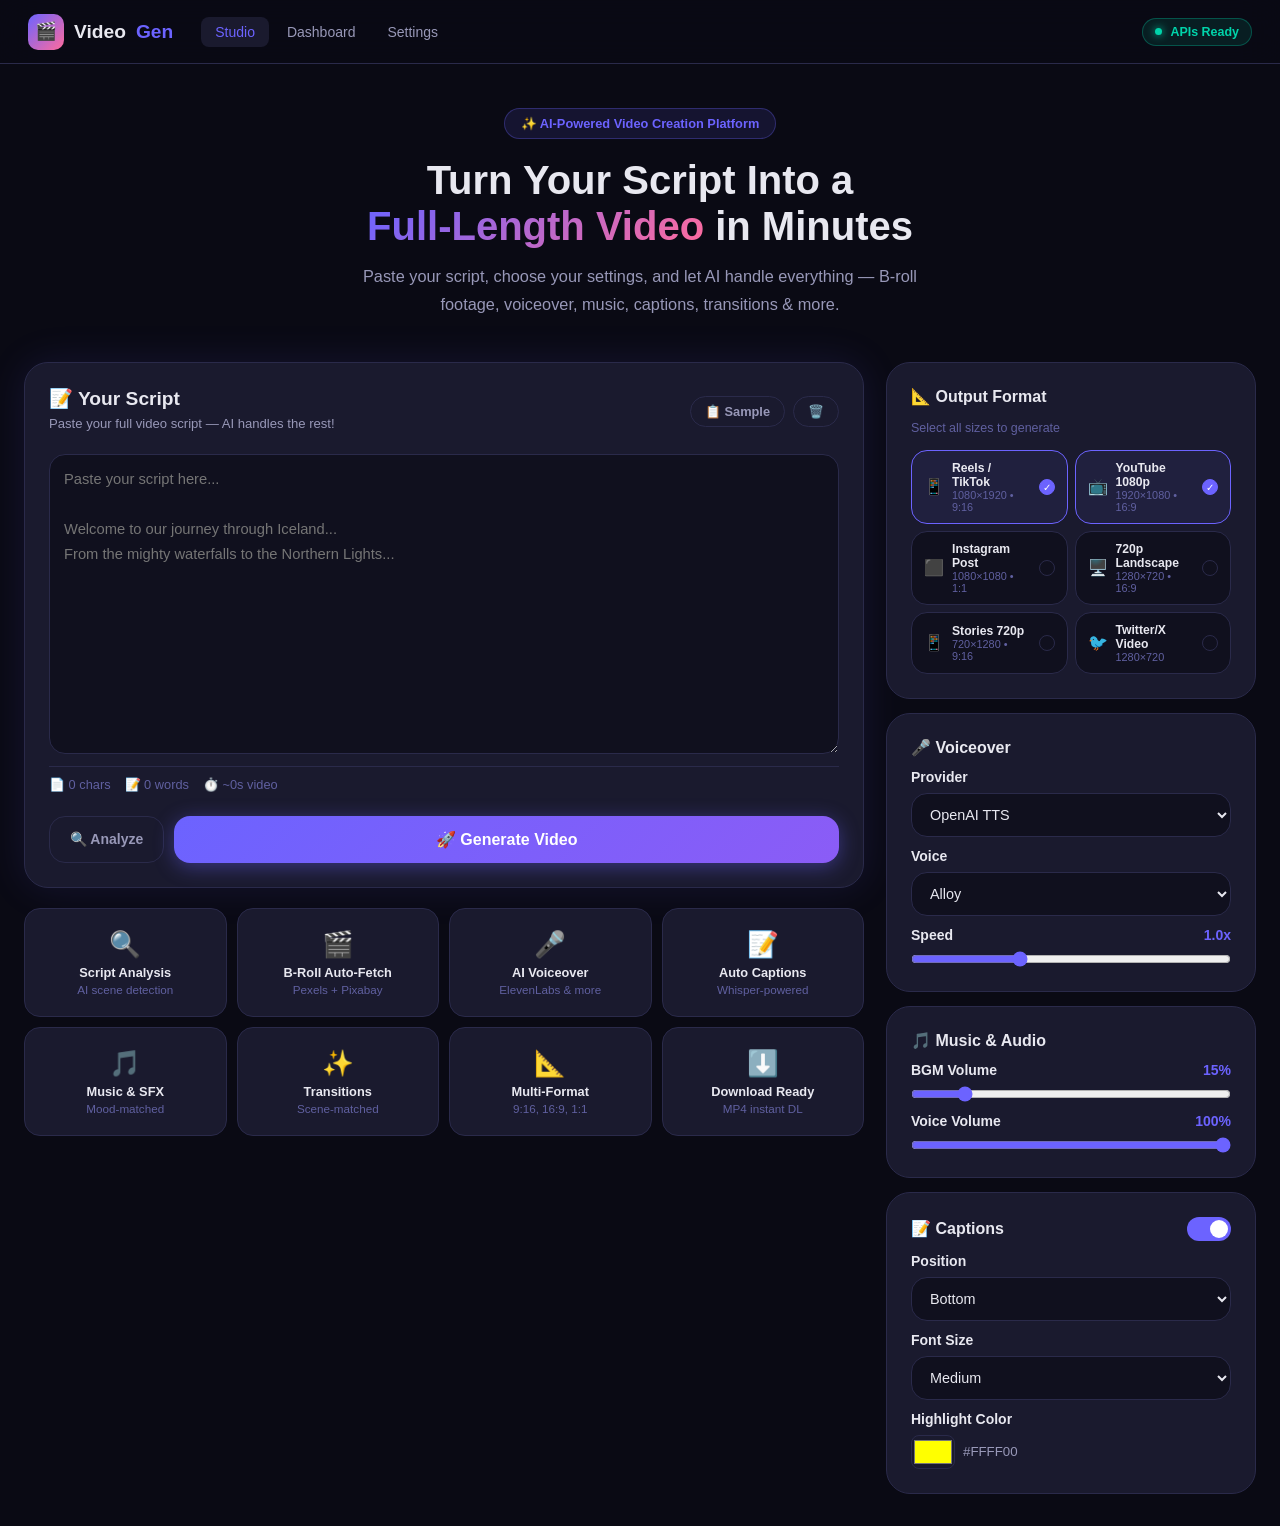
<file: preview.html>
<!DOCTYPE html>
<html lang="en">
<head>
  <meta charset="UTF-8"/>
  <meta name="viewport" content="width=device-width, initial-scale=1.0"/>
  <title>VideoGen AI — Script to Video Platform</title>
  <style>
    *, *::before, *::after { box-sizing: border-box; margin: 0; padding: 0; }
    :root {
      --bg: #0a0a14; --bg2: #10101e; --bg3: #16162a; --card: #1a1a2e; --card2: #1f1f38;
      --border: #2a2a4a; --primary: #6c63ff; --accent: #ff6b9d; --green: #00d4aa;
      --yellow: #ffd60a; --red: #ff4757; --orange: #ff6b35;
      --text: #e8e8f0; --text2: #9898b8; --text3: #6060a0;
      --glow: 0 0 30px rgba(108,99,255,0.3); --r: 16px; --r2: 24px;
      --t: 0.2s cubic-bezier(0.4,0,0.2,1);
    }
    html { scroll-behavior: smooth; }
    body { font-family: -apple-system,BlinkMacSystemFont,'Segoe UI',sans-serif; background:var(--bg); color:var(--text); min-height:100vh; overflow-x:hidden; }
    ::-webkit-scrollbar { width:6px; }
    ::-webkit-scrollbar-track { background:var(--bg); }
    ::-webkit-scrollbar-thumb { background:var(--border); border-radius:3px; }
    ::-webkit-scrollbar-thumb:hover { background:var(--primary); }

    /* NAV */
    nav { position:fixed; top:0; left:0; right:0; z-index:100; height:64px; background:rgba(10,10,20,0.85); backdrop-filter:blur(20px); border-bottom:1px solid var(--border); display:flex; align-items:center; padding:0 28px; gap:28px; }
    .nav-logo { display:flex; align-items:center; gap:10px; font-size:1.2rem; font-weight:800; color:var(--text); text-decoration:none; }
    .nav-logo-icon { width:36px; height:36px; background:linear-gradient(135deg,var(--primary),var(--accent)); border-radius:10px; display:flex; align-items:center; justify-content:center; font-size:1.1rem; }
    .nav-logo span { color:var(--primary); }
    .nav-links { display:flex; align-items:center; gap:4px; }
    .nav-link { text-decoration:none; color:var(--text2); padding:7px 14px; border-radius:8px; font-size:0.875rem; font-weight:500; transition:var(--t); cursor:pointer; }
    .nav-link:hover,.nav-link.active { color:var(--text); background:var(--card); }
    .nav-link.active { color:var(--primary); }
    .nav-right { margin-left:auto; display:flex; align-items:center; gap:12px; }
    .status-pill { display:flex; align-items:center; gap:8px; padding:6px 12px; background:rgba(0,212,170,0.1); border:1px solid rgba(0,212,170,0.3); border-radius:100px; font-size:0.78rem; font-weight:600; color:var(--green); }
    .sdot { width:7px; height:7px; border-radius:50%; background:var(--green); box-shadow:0 0 8px var(--green); animation:pdot 2s ease-in-out infinite; }
    @keyframes pdot { 0%,100%{opacity:1}50%{opacity:.4} }

    /* BUTTONS */
    .btn { display:inline-flex; align-items:center; justify-content:center; gap:8px; padding:10px 20px; border-radius:var(--r); border:none; font-size:0.875rem; font-weight:600; cursor:pointer; transition:var(--t); text-decoration:none; white-space:nowrap; }
    .btn-primary { background:linear-gradient(135deg,var(--primary),#8b5cf6); color:white; box-shadow:0 4px 20px rgba(108,99,255,.4); }
    .btn-primary:hover { transform:translateY(-1px); box-shadow:0 8px 30px rgba(108,99,255,.5); }
    .btn-ghost { background:transparent; color:var(--text2); border:1px solid var(--border); }
    .btn-ghost:hover { color:var(--text); border-color:var(--primary); background:rgba(108,99,255,.08); }
    .btn-success { background:linear-gradient(135deg,#00d4aa,#00b894); color:white; }
    .btn-lg { padding:14px 28px; font-size:1rem; }
    .btn-sm { padding:7px 14px; font-size:0.8rem; }
    .btn:disabled { opacity:.5; cursor:not-allowed; transform:none!important; }

    /* CARDS */
    .card { background:var(--card); border:1px solid var(--border); border-radius:var(--r2); padding:24px; }
    .card-glow { box-shadow:0 0 40px rgba(108,99,255,.12); }

    /* LAYOUT */
    .page { margin-top:64px; min-height:calc(100vh - 64px); }
    .container { max-width:1400px; margin:0 auto; padding:32px 24px; }

    /* TYPOGRAPHY */
    h1 { font-size:2.5rem; font-weight:800; line-height:1.15; }
    h2 { font-size:1.75rem; font-weight:700; }
    h3 { font-size:1.2rem; font-weight:700; }
    h4 { font-size:1rem; font-weight:600; }
    p { color:var(--text2); line-height:1.7; }
    .gradient-text { background:linear-gradient(135deg,var(--primary),var(--accent)); -webkit-background-clip:text; -webkit-text-fill-color:transparent; background-clip:text; }

    /* BADGES */
    .badge { display:inline-flex; align-items:center; gap:4px; padding:4px 10px; border-radius:100px; font-size:0.75rem; font-weight:600; }
    .badge-primary { background:rgba(108,99,255,.15); color:var(--primary); }
    .badge-green { background:rgba(0,212,170,.15); color:var(--green); }
    .badge-yellow { background:rgba(255,214,10,.15); color:var(--yellow); }
    .badge-red { background:rgba(255,71,87,.15); color:var(--red); }
    .badge-orange { background:rgba(255,107,53,.15); color:var(--orange); }

    /* FORMS */
    .form-group { display:flex; flex-direction:column; gap:8px; }
    .form-label { font-size:0.875rem; font-weight:600; color:var(--text); }
    .form-input,.form-select,.form-textarea { width:100%; background:var(--bg2); border:1.5px solid var(--border); border-radius:var(--r); padding:12px 14px; color:var(--text); font-size:0.9rem; transition:var(--t); outline:none; font-family:inherit; }
    .form-input:focus,.form-select:focus,.form-textarea:focus { border-color:var(--primary); box-shadow:0 0 0 3px rgba(108,99,255,.15); }
    .form-textarea { resize:vertical; min-height:200px; line-height:1.7; }
    .form-range { width:100%; accent-color:var(--primary); cursor:pointer; }
    option { background:var(--card); }
    .toggle { position:relative; width:44px; height:24px; cursor:pointer; }
    .toggle input { opacity:0; width:0; height:0; }
    .toggle-slider { position:absolute; top:0; left:0; right:0; bottom:0; background:var(--border); border-radius:12px; transition:var(--t); }
    .toggle-slider::before { content:""; position:absolute; width:18px; height:18px; left:3px; top:3px; background:white; border-radius:50%; transition:var(--t); }
    .toggle input:checked+.toggle-slider { background:var(--primary); }
    .toggle input:checked+.toggle-slider::before { transform:translateX(20px); }

    /* PROGRESS */
    .progress-bar { width:100%; height:6px; background:var(--border); border-radius:3px; overflow:hidden; }
    .progress-fill { height:100%; background:linear-gradient(90deg,var(--primary),var(--accent)); border-radius:3px; transition:width .4s ease; }

    /* TABS */
    .tabs { display:flex; gap:4px; padding:4px; background:var(--bg2); border-radius:var(--r); margin-bottom:24px; }
    .tab { flex:1; padding:10px 16px; border-radius:12px; text-align:center; font-size:0.875rem; font-weight:600; cursor:pointer; color:var(--text2); transition:var(--t); border:none; background:transparent; }
    .tab.active { background:var(--card); color:var(--text); box-shadow:0 2px 8px rgba(0,0,0,.3); }
    .tab-panel { display:none; }
    .tab-panel.active { display:block; animation:fadeIn .3s ease; }

    @keyframes fadeIn { from{opacity:0;transform:translateY(8px)} to{opacity:1;transform:translateY(0)} }
    @keyframes spin { to{transform:rotate(360deg)} }
    .spin { animation:spin 1s linear infinite; display:inline-block; }
    @keyframes pulse { 0%,100%{opacity:1}50%{opacity:.6} }

    /* SIZE CHIPS */
    .size-chip { display:flex; align-items:center; gap:8px; padding:10px 12px; background:var(--bg2); border:1.5px solid var(--border); border-radius:var(--r); cursor:pointer; transition:var(--t); user-select:none; }
    .size-chip:hover { border-color:var(--primary); }
    .size-chip.selected { border-color:var(--primary); background:rgba(108,99,255,.08); }
    .size-check { width:16px; height:16px; border-radius:50%; border:1.5px solid var(--border); display:flex; align-items:center; justify-content:center; font-size:.65rem; transition:var(--t); }
    .size-chip.selected .size-check { background:var(--primary); border-color:var(--primary); color:white; }

    /* PROGRESS STEPS */
    .pstep { padding:11px 14px; border-radius:var(--r); background:var(--bg2); border:1px solid var(--border); transition:var(--t); }
    .pstep.active { border-color:var(--primary); background:rgba(108,99,255,.08); }
    .pstep.done { border-color:var(--green); background:rgba(0,212,170,.06); }

    /* FEATURE GRID */
    .feature-card { text-align:center; padding:20px 14px; background:var(--card); border:1px solid var(--border); border-radius:var(--r); transition:var(--t); }
    .feature-card:hover { border-color:var(--primary); transform:translateY(-3px); box-shadow:0 8px 24px rgba(108,99,255,.15); }

    /* JOB CARDS */
    .job-card { padding:18px; border:1px solid var(--border); border-radius:var(--r); background:var(--bg2); transition:var(--t); cursor:pointer; }
    .job-card:hover { border-color:var(--primary); transform:translateX(2px); }
    .job-card.completed { border-left:3px solid var(--green); }
    .job-card.processing { border-left:3px solid var(--yellow); }
    .job-card.failed { border-left:3px solid var(--red); }

    /* TOAST */
    #toasts { position:fixed; bottom:24px; right:24px; z-index:1000; display:flex; flex-direction:column; gap:8px; }
    .toast { display:flex; align-items:center; gap:12px; padding:14px 18px; background:var(--card2); border:1px solid var(--border); border-radius:var(--r); box-shadow:0 8px 32px rgba(0,0,0,.5); font-size:.875rem; max-width:360px; animation:slideIn .3s ease; }
    .toast.success { border-left:3px solid var(--green); }
    .toast.error { border-left:3px solid var(--red); }
    .toast.info { border-left:3px solid var(--primary); }
    @keyframes slideIn { from{transform:translateX(100%);opacity:0} to{transform:translateX(0);opacity:1} }

    /* MODAL */
    .modal-overlay { display:none; position:fixed; inset:0; z-index:200; background:rgba(0,0,0,.7); backdrop-filter:blur(8px); align-items:center; justify-content:center; }
    .modal-overlay.open { display:flex; }

    /* GRID HELPERS */
    .g2 { display:grid; grid-template-columns:1fr 1fr; gap:16px; }
    .g3 { display:grid; grid-template-columns:1fr 1fr 1fr; gap:16px; }
    .g4 { display:grid; grid-template-columns:repeat(4,1fr); gap:16px; }
    .divider { height:1px; background:var(--border); margin:20px 0; }

    @media(max-width:900px) {
      .g2,.g3,.g4 { grid-template-columns:1fr; }
      h1 { font-size:1.8rem; }
      .main-layout { grid-template-columns:1fr!important; }
    }
  </style>
</head>
<body>

<!-- NAV -->
<nav>
  <div class="nav-logo">
    <div class="nav-logo-icon">🎬</div>
    Video<span>Gen</span>
  </div>
  <div class="nav-links">
    <div class="nav-link active" onclick="showPage('studio')">Studio</div>
    <div class="nav-link" onclick="showPage('dashboard')">Dashboard</div>
    <div class="nav-link" onclick="showPage('settings')">Settings</div>
  </div>
  <div class="nav-right">
    <div class="status-pill"><div class="sdot"></div>APIs Ready</div>
  </div>
</nav>

<div id="toasts"></div>

<!-- ════════════════════ STUDIO PAGE ════════════════════ -->
<div id="page-studio" class="page">
  <div class="container">
    <!-- Hero -->
    <div style="text-align:center;margin-bottom:44px;padding-top:12px">
      <div style="display:inline-flex;align-items:center;gap:8px;padding:7px 16px;background:rgba(108,99,255,.12);border:1px solid rgba(108,99,255,.3);border-radius:100px;font-size:.8rem;font-weight:600;color:var(--primary);margin-bottom:18px">✨ AI-Powered Video Creation Platform</div>
      <h1 style="margin-bottom:14px">Turn Your Script Into a<br/><span class="gradient-text">Full-Length Video</span> in Minutes</h1>
      <p style="max-width:580px;margin:0 auto;font-size:1.02rem">Paste your script, choose your settings, and let AI handle everything — B-roll footage, voiceover, music, captions, transitions & more.</p>
    </div>

    <!-- Main Layout -->
    <div class="main-layout" style="display:grid;grid-template-columns:1fr 370px;gap:22px;align-items:start">

      <!-- LEFT: Script + Analysis -->
      <div style="display:flex;flex-direction:column;gap:20px">

        <!-- Script Card -->
        <div class="card card-glow">
          <div style="display:flex;align-items:center;justify-content:space-between;margin-bottom:18px">
            <div>
              <h3 style="margin-bottom:3px">📝 Your Script</h3>
              <p style="font-size:.82rem;margin:0">Paste your full video script — AI handles the rest!</p>
            </div>
            <div style="display:flex;gap:8px">
              <button class="btn btn-ghost btn-sm" onclick="loadSample()">📋 Sample</button>
              <button class="btn btn-ghost btn-sm" onclick="clearScript()">🗑️</button>
            </div>
          </div>

          <textarea id="script-input" class="form-textarea" style="min-height:300px;font-size:.92rem"
            placeholder="Paste your script here...&#10;&#10;Welcome to our journey through Iceland...&#10;From the mighty waterfalls to the Northern Lights..."
            oninput="updateStats()"></textarea>

          <!-- Stats -->
          <div style="display:flex;flex-wrap:wrap;gap:14px;padding:10px 0;border-top:1px solid var(--border);margin-top:8px">
            <span style="font-size:.8rem;color:var(--text3)">📄 <span id="chars">0</span> chars</span>
            <span style="font-size:.8rem;color:var(--text3)">📝 <span id="words">0</span> words</span>
            <span style="font-size:.8rem;color:var(--text3)">⏱️ <span id="dur">~0s</span> video</span>
            <span id="mood-badge" style="display:none;margin-left:auto" class="badge badge-primary" id="mood-disp"></span>
          </div>

          <!-- Actions -->
          <div style="display:flex;gap:10px;margin-top:14px">
            <button class="btn btn-ghost" onclick="analyzeScript()">🔍 Analyze</button>
            <button class="btn btn-primary btn-lg" style="flex:1" onclick="generateVideo()" id="gen-btn">🚀 Generate Video</button>
          </div>
        </div>

        <!-- Analysis Panel -->
        <div id="analysis-panel" class="card" style="display:none">
          <div style="display:flex;align-items:center;justify-content:space-between;margin-bottom:14px">
            <h3>🧠 AI Script Analysis</h3>
            <button class="btn btn-ghost btn-sm" onclick="this.closest('#analysis-panel').style.display='none'">✕</button>
          </div>
          <div id="analysis-output"></div>
        </div>

        <!-- Features Strip -->
        <div style="display:grid;grid-template-columns:repeat(4,1fr);gap:10px">
          <div class="feature-card"><div style="font-size:1.6rem;margin-bottom:6px">🔍</div><div style="font-size:.8rem;font-weight:600;margin-bottom:3px">Script Analysis</div><div style="font-size:.73rem;color:var(--text3)">AI scene detection</div></div>
          <div class="feature-card"><div style="font-size:1.6rem;margin-bottom:6px">🎬</div><div style="font-size:.8rem;font-weight:600;margin-bottom:3px">B-Roll Auto-Fetch</div><div style="font-size:.73rem;color:var(--text3)">Pexels + Pixabay</div></div>
          <div class="feature-card"><div style="font-size:1.6rem;margin-bottom:6px">🎤</div><div style="font-size:.8rem;font-weight:600;margin-bottom:3px">AI Voiceover</div><div style="font-size:.73rem;color:var(--text3)">ElevenLabs & more</div></div>
          <div class="feature-card"><div style="font-size:1.6rem;margin-bottom:6px">📝</div><div style="font-size:.8rem;font-weight:600;margin-bottom:3px">Auto Captions</div><div style="font-size:.73rem;color:var(--text3)">Whisper-powered</div></div>
          <div class="feature-card"><div style="font-size:1.6rem;margin-bottom:6px">🎵</div><div style="font-size:.8rem;font-weight:600;margin-bottom:3px">Music & SFX</div><div style="font-size:.73rem;color:var(--text3)">Mood-matched</div></div>
          <div class="feature-card"><div style="font-size:1.6rem;margin-bottom:6px">✨</div><div style="font-size:.8rem;font-weight:600;margin-bottom:3px">Transitions</div><div style="font-size:.73rem;color:var(--text3)">Scene-matched</div></div>
          <div class="feature-card"><div style="font-size:1.6rem;margin-bottom:6px">📐</div><div style="font-size:.8rem;font-weight:600;margin-bottom:3px">Multi-Format</div><div style="font-size:.73rem;color:var(--text3)">9:16, 16:9, 1:1</div></div>
          <div class="feature-card"><div style="font-size:1.6rem;margin-bottom:6px">⬇️</div><div style="font-size:.8rem;font-weight:600;margin-bottom:3px">Download Ready</div><div style="font-size:.73rem;color:var(--text3)">MP4 instant DL</div></div>
        </div>
      </div>

      <!-- RIGHT: Settings -->
      <div style="display:flex;flex-direction:column;gap:14px;position:sticky;top:78px">

        <!-- Output Format -->
        <div class="card">
          <h4 style="margin-bottom:12px">📐 Output Format</h4>
          <p style="font-size:.78rem;color:var(--text3);margin-bottom:10px">Select all sizes to generate</p>
          <div style="display:grid;grid-template-columns:1fr 1fr;gap:7px" id="size-chips">
            <!-- rendered by JS -->
          </div>
        </div>

        <!-- Voice -->
        <div class="card">
          <h4 style="margin-bottom:12px">🎤 Voiceover</h4>
          <div style="display:flex;flex-direction:column;gap:11px">
            <div class="form-group">
              <label class="form-label">Provider</label>
              <select id="voice-provider" class="form-select" onchange="updateVoices()">
                <option value="openai">OpenAI TTS</option>
                <option value="elevenlabs">ElevenLabs</option>
                <option value="google">Google Cloud TTS</option>
              </select>
            </div>
            <div class="form-group">
              <label class="form-label">Voice</label>
              <select id="voice-name" class="form-select"></select>
            </div>
            <div class="form-group">
              <label class="form-label" style="display:flex;justify-content:space-between">Speed <span style="color:var(--primary)" id="spd-lbl">1.0x</span></label>
              <input type="range" class="form-range" id="voice-speed" min="0.5" max="2" step="0.05" value="1" oninput="document.getElementById('spd-lbl').textContent=this.value+'x'"/>
            </div>
          </div>
        </div>

        <!-- Music -->
        <div class="card">
          <h4 style="margin-bottom:12px">🎵 Music & Audio</h4>
          <div style="display:flex;flex-direction:column;gap:11px">
            <div class="form-group">
              <label class="form-label" style="display:flex;justify-content:space-between">BGM Volume <span style="color:var(--primary)" id="mvol-lbl">15%</span></label>
              <input type="range" class="form-range" min="0" max="100" step="5" value="15" oninput="document.getElementById('mvol-lbl').textContent=this.value+'%'"/>
            </div>
            <div class="form-group">
              <label class="form-label" style="display:flex;justify-content:space-between">Voice Volume <span style="color:var(--primary)" id="vvol-lbl">100%</span></label>
              <input type="range" class="form-range" min="0" max="100" step="5" value="100" oninput="document.getElementById('vvol-lbl').textContent=this.value+'%'"/>
            </div>
          </div>
        </div>

        <!-- Captions -->
        <div class="card">
          <div style="display:flex;align-items:center;justify-content:space-between;margin-bottom:12px">
            <h4>📝 Captions</h4>
            <label class="toggle"><input type="checkbox" id="cap-toggle" checked onchange="toggleCaps()"/><div class="toggle-slider"></div></label>
          </div>
          <div id="cap-settings" style="display:flex;flex-direction:column;gap:11px">
            <div class="form-group">
              <label class="form-label">Position</label>
              <select class="form-select"><option>Bottom</option><option>Top</option><option>Center</option></select>
            </div>
            <div class="form-group">
              <label class="form-label">Font Size</label>
              <select class="form-select"><option>Small</option><option selected>Medium</option><option>Large</option></select>
            </div>
            <div class="form-group">
              <label class="form-label">Highlight Color</label>
              <div style="display:flex;gap:8px;align-items:center">
                <input type="color" value="#FFFF00" style="width:44px;height:34px;border:1.5px solid var(--border);border-radius:8px;background:transparent;cursor:pointer" id="cap-color" oninput="document.getElementById('cap-color-lbl').textContent=this.value.toUpperCase()"/>
                <span style="font-size:.83rem;color:var(--text2)" id="cap-color-lbl">#FFFF00</span>
              </div>
            </div>
          </div>
        </div>
      </div>
    </div>
  </div>
</div>

<!-- ════════════════════ DASHBOARD PAGE ════════════════════ -->
<div id="page-dashboard" class="page" style="display:none">
  <div class="container">
    <div style="display:flex;align-items:center;justify-content:space-between;margin-bottom:28px;padding-top:12px">
      <div><h1 style="margin-bottom:6px">📊 Dashboard</h1><p>Track your video jobs & download completed videos</p></div>
      <div style="display:flex;gap:10px">
        <button class="btn btn-ghost" onclick="renderDemoJobs()">🔄 Refresh</button>
        <button class="btn btn-primary" onclick="showPage('studio')">+ New Video</button>
      </div>
    </div>

    <!-- Stats -->
    <div class="g4" style="margin-bottom:24px">
      <div class="card" style="text-align:center;padding:18px"><div style="font-size:2rem;font-weight:800;color:var(--primary)">12</div><div style="font-size:.8rem;color:var(--text3);margin-top:4px">Total Jobs</div></div>
      <div class="card" style="text-align:center;padding:18px"><div style="font-size:2rem;font-weight:800;color:var(--green)">9</div><div style="font-size:.8rem;color:var(--text3);margin-top:4px">Completed</div></div>
      <div class="card" style="text-align:center;padding:18px"><div style="font-size:2rem;font-weight:800;color:var(--yellow)">2</div><div style="font-size:.8rem;color:var(--text3);margin-top:4px">Processing</div></div>
      <div class="card" style="text-align:center;padding:18px"><div style="font-size:2rem;font-weight:800;color:var(--red)">1</div><div style="font-size:.8rem;color:var(--text3);margin-top:4px">Failed</div></div>
    </div>

    <!-- Jobs -->
    <div class="card">
      <div style="display:flex;align-items:center;justify-content:space-between;margin-bottom:18px">
        <h3>Recent Jobs</h3>
        <select class="form-select" style="width:auto;padding:7px 12px;font-size:.82rem">
          <option>All Status</option><option>Completed</option><option>Processing</option>
        </select>
      </div>
      <div id="jobs-list"></div>
    </div>
  </div>
</div>

<!-- ════════════════════ SETTINGS PAGE ════════════════════ -->
<div id="page-settings" class="page" style="display:none">
  <div class="container" style="max-width:880px">
    <div style="margin-bottom:28px;padding-top:12px"><h1 style="margin-bottom:8px">⚙️ Settings</h1><p>Configure your API keys and preferences</p></div>

    <!-- API Status -->
    <div class="card card-glow" style="margin-bottom:20px">
      <div style="display:flex;align-items:center;gap:12px;margin-bottom:18px">
        <div style="font-size:1.4rem">🔌</div>
        <div><h3 style="margin-bottom:2px">API Connection Status</h3><p style="font-size:.82rem;margin:0">Real-time status of connected services</p></div>
        <button class="btn btn-ghost btn-sm" style="margin-left:auto" onclick="showToast('Status refreshed!','success')">🔄 Refresh</button>
      </div>
      <div class="g3" style="gap:12px">
        <div style="padding:14px;background:var(--bg2);border:1px solid var(--green);border-radius:var(--r)">
          <div style="display:flex;align-items:center;gap:10px;margin-bottom:6px"><span>🤖</span><strong>OpenAI</strong><div style="width:9px;height:9px;border-radius:50%;background:var(--green);box-shadow:0 0 8px var(--green);margin-left:auto"></div></div>
          <div style="font-size:.76rem;color:var(--text3)">GPT-4 + Whisper + TTS</div>
          <span class="badge badge-green" style="margin-top:8px">✅ Connected</span>
        </div>
        <div style="padding:14px;background:var(--bg2);border:1px solid var(--green);border-radius:var(--r)">
          <div style="display:flex;align-items:center;gap:10px;margin-bottom:6px"><span>🎤</span><strong>ElevenLabs</strong><div style="width:9px;height:9px;border-radius:50%;background:var(--green);box-shadow:0 0 8px var(--green);margin-left:auto"></div></div>
          <div style="font-size:.76rem;color:var(--text3)">Premium AI Voiceover</div>
          <span class="badge badge-green" style="margin-top:8px">✅ Connected</span>
        </div>
        <div style="padding:14px;background:var(--bg2);border:1px solid var(--green);border-radius:var(--r)">
          <div style="display:flex;align-items:center;gap:10px;margin-bottom:6px"><span>🎬</span><strong>Pexels</strong><div style="width:9px;height:9px;border-radius:50%;background:var(--green);box-shadow:0 0 8px var(--green);margin-left:auto"></div></div>
          <div style="font-size:.76rem;color:var(--text3)">B-Roll Video Footage</div>
          <span class="badge badge-green" style="margin-top:8px">✅ Connected</span>
        </div>
        <div style="padding:14px;background:var(--bg2);border:1px solid var(--green);border-radius:var(--r)">
          <div style="display:flex;align-items:center;gap:10px;margin-bottom:6px"><span>🖼️</span><strong>Pixabay</strong><div style="width:9px;height:9px;border-radius:50%;background:var(--green);box-shadow:0 0 8px var(--green);margin-left:auto"></div></div>
          <div style="font-size:.76rem;color:var(--text3)">B-Roll + Music</div>
          <span class="badge badge-green" style="margin-top:8px">✅ Connected</span>
        </div>
        <div style="padding:14px;background:var(--bg2);border:1px solid rgba(255,71,87,.4);border-radius:var(--r)">
          <div style="display:flex;align-items:center;gap:10px;margin-bottom:6px"><span>🔊</span><strong>Freesound</strong><div style="width:9px;height:9px;border-radius:50%;background:var(--red);margin-left:auto"></div></div>
          <div style="font-size:.76rem;color:var(--text3)">Sound Effects</div>
          <span class="badge badge-red" style="margin-top:8px">❌ Not configured</span>
        </div>
        <div style="padding:14px;background:var(--bg2);border:1px solid rgba(255,71,87,.4);border-radius:var(--r)">
          <div style="display:flex;align-items:center;gap:10px;margin-bottom:6px"><span>🗣️</span><strong>Google TTS</strong><div style="width:9px;height:9px;border-radius:50%;background:var(--red);margin-left:auto"></div></div>
          <div style="font-size:.76rem;color:var(--text3)">Alternative Voiceover</div>
          <span class="badge badge-red" style="margin-top:8px">❌ Not configured</span>
        </div>
      </div>
    </div>

    <!-- .env Template -->
    <div class="card" style="margin-bottom:20px">
      <div style="display:flex;align-items:center;gap:12px;margin-bottom:18px">
        <div style="font-size:1.4rem">📄</div>
        <div><h3 style="margin-bottom:2px">Configuration (.env)</h3><p style="font-size:.82rem;margin:0">Copy into your <code style="background:var(--bg2);padding:2px 6px;border-radius:4px">.env</code> file</p></div>
        <button class="btn btn-ghost btn-sm" style="margin-left:auto" onclick="copyEnv()">📋 Copy</button>
      </div>
      <div style="background:var(--bg);border:1px solid var(--border);border-radius:var(--r);padding:18px;font-family:monospace;font-size:.82rem;line-height:2;overflow-x:auto">
        <div><span style="color:var(--text3)"># Flask</span></div>
        <div><span style="color:var(--yellow)">SECRET_KEY</span>=<span style="color:var(--green)">your-random-secret-key</span></div>
        <div><span style="color:var(--yellow)">PORT</span>=<span style="color:var(--green)">5000</span></div>
        <div><br/><span style="color:var(--text3)"># OpenAI — Required</span></div>
        <div><span style="color:var(--yellow)">OPENAI_API_KEY</span>=<span style="color:var(--accent)">sk-proj-...</span></div>
        <div><br/><span style="color:var(--text3)"># ElevenLabs — Optional premium TTS</span></div>
        <div><span style="color:var(--yellow)">ELEVENLABS_API_KEY</span>=<span style="color:var(--accent)">your-key</span></div>
        <div><br/><span style="color:var(--text3)"># Pexels — Free B-Roll footage</span></div>
        <div><span style="color:var(--yellow)">PEXELS_API_KEY</span>=<span style="color:var(--accent)">your-key</span></div>
        <div><br/><span style="color:var(--text3)"># Pixabay — Free B-Roll + Music</span></div>
        <div><span style="color:var(--yellow)">PIXABAY_API_KEY</span>=<span style="color:var(--accent)">your-key</span></div>
        <div><br/><span style="color:var(--text3)"># Freesound — Free SFX</span></div>
        <div><span style="color:var(--yellow)">FREESOUND_API_KEY</span>=<span style="color:var(--accent)">your-key</span></div>
      </div>
    </div>

    <!-- API Links -->
    <div class="card">
      <h3 style="margin-bottom:16px">🔗 Get Your API Keys (all free or freemium)</h3>
      <div style="display:flex;flex-direction:column;gap:10px">
        <div style="display:flex;align-items:center;gap:12px;padding:13px;background:var(--bg2);border:1px solid var(--border);border-radius:var(--r)">
          <span style="font-size:1.3rem">🤖</span>
          <div style="flex:1"><strong>OpenAI</strong> <span style="color:var(--text3);font-size:.82rem">— GPT-4 + Whisper + TTS (Required)</span><div style="font-size:.76rem;color:var(--text3);margin-top:2px">~$0.01–0.05 per video</div></div>
          <span style="font-size:.82rem;padding:6px 12px;background:rgba(108,99,255,.1);color:var(--primary);border-radius:8px;font-weight:600">platform.openai.com</span>
        </div>
        <div style="display:flex;align-items:center;gap:12px;padding:13px;background:var(--bg2);border:1px solid var(--border);border-radius:var(--r)">
          <span style="font-size:1.3rem">🎤</span>
          <div style="flex:1"><strong>ElevenLabs</strong> <span style="color:var(--text3);font-size:.82rem">— Realistic AI Voices</span><div style="font-size:.76rem;color:var(--text3);margin-top:2px">Free: 10,000 chars/month</div></div>
          <span style="font-size:.82rem;padding:6px 12px;background:rgba(108,99,255,.1);color:var(--primary);border-radius:8px;font-weight:600">elevenlabs.io</span>
        </div>
        <div style="display:flex;align-items:center;gap:12px;padding:13px;background:var(--bg2);border:1px solid var(--border);border-radius:var(--r)">
          <span style="font-size:1.3rem">🎬</span>
          <div style="flex:1"><strong>Pexels</strong> <span style="color:var(--text3);font-size:.82rem">— B-Roll Video Footage</span><div style="font-size:.76rem;color:var(--text3);margin-top:2px">100% Free • 200 req/hour</div></div>
          <span style="font-size:.82rem;padding:6px 12px;background:rgba(0,212,170,.1);color:var(--green);border-radius:8px;font-weight:600">pexels.com/api</span>
        </div>
        <div style="display:flex;align-items:center;gap:12px;padding:13px;background:var(--bg2);border:1px solid var(--border);border-radius:var(--r)">
          <span style="font-size:1.3rem">🖼️</span>
          <div style="flex:1"><strong>Pixabay</strong> <span style="color:var(--text3);font-size:.82rem">— B-Roll + Background Music</span><div style="font-size:.76rem;color:var(--text3);margin-top:2px">100% Free • 100 req/min</div></div>
          <span style="font-size:.82rem;padding:6px 12px;background:rgba(0,212,170,.1);color:var(--green);border-radius:8px;font-weight:600">pixabay.com/api</span>
        </div>
        <div style="display:flex;align-items:center;gap:12px;padding:13px;background:var(--bg2);border:1px solid var(--border);border-radius:var(--r)">
          <span style="font-size:1.3rem">🔊</span>
          <div style="flex:1"><strong>Freesound</strong> <span style="color:var(--text3);font-size:.82rem">— Sound Effects Library</span><div style="font-size:.76rem;color:var(--text3);margin-top:2px">100% Free • 500,000+ sounds</div></div>
          <span style="font-size:.82rem;padding:6px 12px;background:rgba(0,212,170,.1);color:var(--green);border-radius:8px;font-weight:600">freesound.org/api</span>
        </div>
      </div>
    </div>
  </div>
</div>

<!-- ════════════════════ PROGRESS MODAL ════════════════════ -->
<div id="progress-modal" class="modal-overlay">
  <div class="card" style="width:560px;max-width:95vw;padding:34px">
    <div style="text-align:center;margin-bottom:26px">
      <div style="font-size:2.8rem;margin-bottom:10px">🎬</div>
      <h2 style="margin-bottom:6px">Creating Your Video</h2>
      <p style="font-size:.82rem;color:var(--text3)" id="prog-id">Job ID: generating...</p>
    </div>

    <div style="display:flex;flex-direction:column;gap:8px;margin-bottom:22px" id="prog-steps">
      <div class="pstep" id="ps-analyzing"><div style="display:flex;align-items:center;gap:10px"><span>🧠</span><div style="flex:1"><div style="font-size:.83rem;font-weight:600">Analyzing Script</div><div style="font-size:.75rem;color:var(--text3)" id="ps-analyzing-msg">Waiting...</div></div><span id="ps-analyzing-icon">⏳</span></div></div>
      <div class="pstep" id="ps-broll"><div style="display:flex;align-items:center;gap:10px"><span>🎥</span><div style="flex:1"><div style="font-size:.83rem;font-weight:600">Fetching B-Roll Footage</div><div style="font-size:.75rem;color:var(--text3)" id="ps-broll-msg">Waiting...</div></div><span id="ps-broll-icon">⏳</span></div></div>
      <div class="pstep" id="ps-voiceover"><div style="display:flex;align-items:center;gap:10px"><span>🎤</span><div style="flex:1"><div style="font-size:.83rem;font-weight:600">Generating Voiceover</div><div style="font-size:.75rem;color:var(--text3)" id="ps-voiceover-msg">Waiting...</div></div><span id="ps-voiceover-icon">⏳</span></div></div>
      <div class="pstep" id="ps-music"><div style="display:flex;align-items:center;gap:10px"><span>🎵</span><div style="flex:1"><div style="font-size:.83rem;font-weight:600">Adding Music & SFX</div><div style="font-size:.75rem;color:var(--text3)" id="ps-music-msg">Waiting...</div></div><span id="ps-music-icon">⏳</span></div></div>
      <div class="pstep" id="ps-captions"><div style="display:flex;align-items:center;gap:10px"><span>📝</span><div style="flex:1"><div style="font-size:.83rem;font-weight:600">Generating Captions</div><div style="font-size:.75rem;color:var(--text3)" id="ps-captions-msg">Waiting...</div></div><span id="ps-captions-icon">⏳</span></div></div>
      <div class="pstep" id="ps-compose"><div style="display:flex;align-items:center;gap:10px"><span>🎞️</span><div style="flex:1"><div style="font-size:.83rem;font-weight:600">Composing Final Video</div><div style="font-size:.75rem;color:var(--text3)" id="ps-compose-msg">Waiting...</div></div><span id="ps-compose-icon">⏳</span></div></div>
    </div>

    <div style="margin-bottom:18px">
      <div style="display:flex;justify-content:space-between;margin-bottom:7px;font-size:.84rem">
        <span style="color:var(--text2)" id="prog-msg">Starting pipeline...</span>
        <strong style="color:var(--primary)" id="prog-pct">0%</strong>
      </div>
      <div class="progress-bar"><div class="progress-fill" id="prog-fill" style="width:0%"></div></div>
    </div>

    <div style="display:flex;gap:10px">
      <button class="btn btn-ghost" style="flex:1" onclick="document.getElementById('progress-modal').classList.remove('open');showToast('Running in background','info')">Minimize</button>
      <button class="btn btn-primary" style="flex:1;display:none" id="view-dash-btn" onclick="showPage('dashboard');document.getElementById('progress-modal').classList.remove('open')">View Dashboard</button>
    </div>
  </div>
</div>

<script>
  // ── Data ──────────────────────────────────────────────────────────────────
  const SIZES = {
    "portrait_1080":   {icon:"📱",label:"Reels / TikTok",   sub:"1080×1920 • 9:16"},
    "landscape_1080p": {icon:"📺",label:"YouTube 1080p",    sub:"1920×1080 • 16:9"},
    "square_1080":     {icon:"⬛",label:"Instagram Post",   sub:"1080×1080 • 1:1"},
    "landscape_720p":  {icon:"🖥️",label:"720p Landscape",  sub:"1280×720 • 16:9"},
    "portrait_720":    {icon:"📱",label:"Stories 720p",     sub:"720×1280 • 9:16"},
    "twitter":         {icon:"🐦",label:"Twitter/X Video",  sub:"1280×720"},
  };

  const VOICES = {
    openai:     ["alloy","echo","fable","onyx","nova","shimmer"],
    elevenlabs: ["rachel","domi","bella","adam","sam","elli","josh","arnold","callum","charlie"],
    google:     ["en-US-Neural2-A","en-US-Neural2-C","en-US-Neural2-D","en-US-Wavenet-A","en-US-Wavenet-C"]
  };

  const STEP_ORDER = ["analyzing","broll","voiceover","sfx","music","captions","compose","finalizing"];

  let currentJobId = null;
  let simInterval = null;

  // ── Page Routing ──────────────────────────────────────────────────────────
  function showPage(page) {
    ["studio","dashboard","settings"].forEach(p => {
      document.getElementById("page-"+p).style.display = p===page ? "block" : "none";
    });
    document.querySelectorAll(".nav-link").forEach(l => {
      l.classList.toggle("active", l.textContent.toLowerCase().includes(page));
    });
    if (page === "dashboard") renderDemoJobs();
    window.scrollTo(0,0);
  }

  // ── Init ──────────────────────────────────────────────────────────────────
  document.addEventListener("DOMContentLoaded", () => {
    renderSizeChips();
    updateVoices();
    updateStats();
    renderDemoJobs();
  });

  function renderSizeChips() {
    const c = document.getElementById("size-chips");
    c.innerHTML = "";
    Object.entries(SIZES).forEach(([key, info]) => {
      const sel = key === "portrait_1080" || key === "landscape_1080p";
      const chip = document.createElement("div");
      chip.className = "size-chip" + (sel ? " selected" : "");
      chip.dataset.key = key;
      chip.innerHTML = `
        <span style="font-size:1rem">${info.icon}</span>
        <div style="flex:1">
          <div style="font-size:.76rem;font-weight:600">${info.label}</div>
          <div style="font-size:.68rem;color:var(--text3)">${info.sub}</div>
        </div>
        <div class="size-check">${sel?"✓":""}</div>`;
      chip.addEventListener("click", () => {
        chip.classList.toggle("selected");
        chip.querySelector(".size-check").textContent = chip.classList.contains("selected") ? "✓" : "";
      });
      c.appendChild(chip);
    });
  }

  function updateVoices() {
    const prov = document.getElementById("voice-provider").value;
    const sel = document.getElementById("voice-name");
    sel.innerHTML = (VOICES[prov]||[]).map(v=>`<option value="${v}">${v.charAt(0).toUpperCase()+v.slice(1)}</option>`).join("");
  }

  function updateStats() {
    const t = document.getElementById("script-input").value;
    const w = t.trim() ? t.trim().split(/\s+/).length : 0;
    const d = Math.round((w/140)*60);
    document.getElementById("chars").textContent = t.length.toLocaleString();
    document.getElementById("words").textContent = w.toLocaleString();
    document.getElementById("dur").textContent = d<60 ? `~${d}s` : `~${Math.floor(d/60)}m${d%60}s`;
  }

  function toggleCaps() {
    document.getElementById("cap-settings").style.display = document.getElementById("cap-toggle").checked ? "flex" : "none";
  }

  function clearScript() {
    document.getElementById("script-input").value = "";
    updateStats();
  }

  function loadSample() {
    document.getElementById("script-input").value = `Welcome to the world's most breathtaking travel destinations. Today, we're taking you on an unforgettable journey through Iceland — a land of fire, ice, and pure magic.

Our adventure begins at the iconic Seljalandsfoss waterfall, where you can actually walk behind the cascading water. The roar of the falls, the mist on your face — it's an experience you'll never forget.

From there, we travel to the legendary Golden Circle, home to the explosive Geysir hot spring that shoots boiling water 30 meters into the sky every few minutes. Nature's own fireworks show.

As evening falls, we drive to Jökulsárlón Glacier Lagoon, where massive icebergs float silently toward the Atlantic Ocean. The blue hues of the ice are almost unreal.

And then — the crown jewel of Iceland — the Northern Lights. As the Aurora Borealis dances across the Arctic sky in ribbons of green and purple, you realize some things in life truly are magical.

Iceland isn't just a destination. It's a feeling. And once you've experienced it, a part of you will always want to come back.`;
    updateStats();
    showToast("Sample script loaded! ✨","success");
  }

  // ── Script Analysis (Mock) ────────────────────────────────────────────────
  function analyzeScript() {
    const script = document.getElementById("script-input").value.trim();
    if (!script) { showToast("Please enter a script first","error"); return; }
    showToast("Analyzing script... 🧠","info");

    setTimeout(() => {
      const words = script.split(/\s+/).length;
      const scenes = Math.max(3, Math.ceil(words / 40));
      const moods = ["inspirational","energetic","calm","dramatic","happy"];
      const mood = moods[Math.floor(Math.random()*moods.length)];
      const genres = ["Cinematic Orchestra","Ambient Electronic","Upbeat Pop","Epic Adventure","Soft Piano"];
      const genre = genres[Math.floor(Math.random()*genres.length)];
      const dur = Math.round((words/140)*60);

      const panel = document.getElementById("analysis-panel");
      const out = document.getElementById("analysis-output");

      out.innerHTML = `
        <div style="display:flex;flex-wrap:wrap;gap:8px;margin-bottom:14px">
          <span class="badge badge-primary">🎭 ${mood}</span>
          <span class="badge badge-green">⏱️ ~${dur<60?dur+'s':Math.floor(dur/60)+'m'+dur%60+'s'}</span>
          <span class="badge badge-yellow">🎬 ${scenes} scenes</span>
          <span class="badge badge-orange">🎵 ${genre}</span>
        </div>
        <div style="padding:12px;background:var(--bg2);border-radius:var(--r);margin-bottom:12px;font-size:.84rem;color:var(--text2)">
          A ${mood} video exploring themes from your script with ${scenes} carefully crafted scenes, each with targeted B-roll footage and smooth ${["fade","dissolve","wipe"][Math.floor(Math.random()*3)]} transitions.
        </div>
        <div style="font-size:.82rem;font-weight:600;color:var(--text3);margin-bottom:8px">SAMPLE SCENES</div>
        <div style="display:flex;flex-direction:column;gap:6px">
          ${Array.from({length:Math.min(4,scenes)},(_,i)=>`
            <div style="padding:10px;background:var(--bg2);border-radius:var(--r);border-left:3px solid var(--primary)">
              <div style="display:flex;justify-content:space-between;margin-bottom:4px">
                <span style="font-size:.76rem;font-weight:600">Scene ${i+1}</span>
                <span style="font-size:.76rem;color:var(--text3)">${(3+Math.random()*4).toFixed(1)}s • ${["fade","dissolve","cut"][i%3]}</span>
              </div>
              <div style="display:flex;flex-wrap:wrap;gap:4px;margin-top:5px">
                ${["iceland waterfall","northern lights sky","glacier lagoon blue","mountain landscape snow","aurora borealis night"].slice(i,i+3).map(k=>`<span style="font-size:.7rem;padding:2px 7px;background:rgba(108,99,255,.1);color:var(--primary);border-radius:4px">${k}</span>`).join("")}
              </div>
            </div>`).join("")}
          ${scenes>4?`<div style="text-align:center;font-size:.78rem;color:var(--text3)">+${scenes-4} more scenes</div>`:""}
        </div>
        <div class="g2" style="margin-top:12px;gap:8px">
          <div style="padding:10px;background:var(--bg2);border-radius:var(--r)">
            <div style="font-size:.72rem;color:var(--text3);margin-bottom:4px">🎵 MUSIC</div>
            <div style="font-size:.82rem;font-weight:600">${genre}</div>
            <div style="font-size:.76rem;color:var(--text2)">${mood} • medium tempo</div>
          </div>
          <div style="padding:10px;background:var(--bg2);border-radius:var(--r)">
            <div style="font-size:.72rem;color:var(--text3);margin-bottom:4px">🎤 VOICE</div>
            <div style="font-size:.82rem;font-weight:600">Warm & Authoritative</div>
            <div style="font-size:.76rem;color:var(--text2)">Normal pace • Inspiring</div>
          </div>
        </div>`;

      panel.style.display = "block";
      document.getElementById("mood-badge").style.display = "inline-flex";
      document.getElementById("mood-badge").textContent = mood;
      showToast("Script analyzed successfully! 🧠","success");
    }, 1800);
  }

  // ── Generate Video (Simulated) ────────────────────────────────────────────
  function generateVideo() {
    const script = document.getElementById("script-input").value.trim();
    if (!script) { showToast("Please enter a script first","error"); return; }

    const sizes = Array.from(document.querySelectorAll(".size-chip.selected")).map(c => c.dataset.key);
    if (!sizes.length) { showToast("Select at least one output format","error"); return; }

    currentJobId = "job_" + Math.random().toString(36).slice(2,10);
    document.getElementById("prog-id").textContent = "Job ID: " + currentJobId;
    document.getElementById("progress-modal").classList.add("open");

    resetSteps();
    simulateProgress();
    showToast("🚀 Video generation started!","success");
  }

  function resetSteps() {
    STEP_ORDER.forEach(s => {
      const el = document.getElementById("ps-"+s);
      const msg = document.getElementById("ps-"+s+"-msg");
      const icon = document.getElementById("ps-"+s+"-icon");
      if (!el) return;
      el.classList.remove("active","done");
      if (msg) msg.textContent = "Waiting...";
      if (icon) icon.textContent = "⏳";
    });
    document.getElementById("prog-fill").style.width = "0%";
    document.getElementById("prog-pct").textContent = "0%";
    document.getElementById("prog-msg").textContent = "Starting pipeline...";
    document.getElementById("view-dash-btn").style.display = "none";
  }

  function simulateProgress() {
    const steps = [
      {step:"analyzing", pct:8,  msg:"🧠 Analyzing script with GPT-4..."},
      {step:"analyzing", pct:12, msg:"✅ 6 scenes detected • mood: inspirational"},
      {step:"broll",     pct:18, msg:"🎬 Searching Pexels for 'iceland waterfall'..."},
      {step:"broll",     pct:28, msg:"🎬 Downloading clip 2/6: aurora borealis night..."},
      {step:"broll",     pct:36, msg:"✅ B-roll: 5/6 clips found"},
      {step:"voiceover", pct:44, msg:"🎤 Generating voiceover with ElevenLabs..."},
      {step:"voiceover", pct:50, msg:"✅ Voiceover generated (52s)"},
      {step:"music",     pct:56, msg:"🎵 Finding inspirational background music..."},
      {step:"sfx",       pct:60, msg:"🔊 Fetching sound effects for 3 scenes..."},
      {step:"captions",  pct:66, msg:"📝 Transcribing with Whisper AI..."},
      {step:"captions",  pct:70, msg:"✅ 47 caption segments generated"},
      {step:"compose",   pct:76, msg:"🎞️ Composing portrait_1080 (9:16)..."},
      {step:"compose",   pct:84, msg:"🎞️ Composing landscape_1080p (16:9)..."},
      {step:"compose",   pct:92, msg:"🎞️ Burning in captions & final export..."},
      {step:"compose",   pct:97, msg:"✅ Video composition complete!"},
      {step:"finalizing",pct:100,msg:"🎉 Your videos are ready for download!"},
    ];

    let idx = 0;
    simInterval = setInterval(() => {
      if (idx >= steps.length) {
        clearInterval(simInterval);
        onDone();
        return;
      }
      const s = steps[idx];
      updateStep(s.step, s.pct, s.msg);
      idx++;
    }, 1200);
  }

  function updateStep(step, pct, msg) {
    const stepIdx = STEP_ORDER.indexOf(step);

    STEP_ORDER.forEach((s, i) => {
      const el = document.getElementById("ps-"+s);
      const msgEl = document.getElementById("ps-"+s+"-msg");
      const iconEl = document.getElementById("ps-"+s+"-icon");
      if (!el) return;

      if (i < stepIdx) {
        el.classList.add("done"); el.classList.remove("active");
        if (iconEl) iconEl.textContent = "✅";
        if (msgEl) msgEl.textContent = "Complete";
      } else if (s === step) {
        el.classList.add("active"); el.classList.remove("done");
        if (iconEl) iconEl.innerHTML = '<span class="spin" style="display:inline-block">🔄</span>';
        if (msgEl) msgEl.textContent = msg;
      }
    });

    document.getElementById("prog-fill").style.width = pct+"%";
    document.getElementById("prog-pct").textContent = pct+"%";
    document.getElementById("prog-msg").textContent = msg;
  }

  function onDone() {
    STEP_ORDER.forEach(s => {
      const el = document.getElementById("ps-"+s);
      const iconEl = document.getElementById("ps-"+s+"-icon");
      if (!el) return;
      el.classList.add("done"); el.classList.remove("active");
      if (iconEl) iconEl.textContent = "✅";
    });
    document.getElementById("view-dash-btn").style.display = "flex";
    showToast("🎉 Video ready! Click 'View Dashboard' to download.","success",7000);
    addDemoJob();
  }

  // ── Dashboard ─────────────────────────────────────────────────────────────
  const demoJobs = [
    { id:"abc123de", status:"completed", created:"2025-01-15T10:30:00", sizes:["📱 Reels 9:16","📺 YouTube 16:9"], voice:"ElevenLabs • Rachel", progress:100, msg:"Video ready!" },
    { id:"xyz789ab", status:"processing", created:"2025-01-15T11:15:00", sizes:["📱 Reels 9:16"], voice:"OpenAI TTS • Nova", progress:67, msg:"🎵 Adding background music..." },
    { id:"def456gh", status:"completed", created:"2025-01-14T16:20:00", sizes:["📺 YouTube 16:9","⬛ Square 1:1","📱 Reels 9:16"], voice:"ElevenLabs • Adam", progress:100, msg:"Video ready!" },
    { id:"mno321pq", status:"failed",    created:"2025-01-14T14:00:00", sizes:["📺 YouTube 16:9"], voice:"OpenAI TTS • Fable", progress:23, msg:"Error: API rate limit exceeded" },
    { id:"rst654uv", status:"completed", created:"2025-01-13T09:45:00", sizes:["📱 Reels 9:16"], voice:"OpenAI TTS • Alloy", progress:100, msg:"Video ready!" },
  ];

  function addDemoJob() {
    demoJobs.unshift({
      id: currentJobId,
      status: "completed",
      created: new Date().toISOString(),
      sizes: Array.from(document.querySelectorAll(".size-chip.selected")).map(c=>({portrait_1080:"📱 Reels 9:16",landscape_1080p:"📺 YouTube 16:9",square_1080:"⬛ Square 1:1",landscape_720p:"🖥️ 720p",portrait_720:"📱 Stories",twitter:"🐦 Twitter"}[c.dataset.key]||c.dataset.key)),
      voice: document.getElementById("voice-provider").value + " • " + document.getElementById("voice-name").value,
      progress: 100, msg: "Video ready!"
    });
  }

  function renderDemoJobs() {
    const c = document.getElementById("jobs-list");
    const STATUS = {
      completed:  {icon:"✅",badge:"badge-green",  label:"Completed",  cls:"completed"},
      processing: {icon:"⏳",badge:"badge-yellow", label:"Processing", cls:"processing"},
      failed:     {icon:"❌",badge:"badge-red",    label:"Failed",     cls:"failed"},
      queued:     {icon:"🕐",badge:"",            label:"Queued",     cls:""}
    };

    c.innerHTML = demoJobs.map(j => {
      const s = STATUS[j.status]||STATUS.queued;
      const date = new Date(j.created).toLocaleString();
      return `
        <div class="job-card ${s.cls}" style="margin-bottom:10px">
          <div style="display:flex;align-items:center;gap:12px;margin-bottom:10px">
            <div style="font-size:1.3rem">${s.icon}</div>
            <div style="flex:1">
              <div style="display:flex;align-items:center;gap:8px;margin-bottom:3px">
                <span style="font-weight:700;font-family:monospace;font-size:.88rem">${j.id}</span>
                <span class="badge ${s.badge}" style="font-size:.7rem">${s.label}</span>
              </div>
              <div style="font-size:.78rem;color:var(--text3)">${date} • ${j.sizes.join(", ")} • ${j.voice}</div>
            </div>
          </div>
          ${j.status==="completed" ? `
            <div style="display:flex;flex-wrap:wrap;gap:8px">
              ${j.sizes.map(sz=>`<a href="#" class="btn btn-success btn-sm" onclick="event.preventDefault();showToast('Downloading ${sz}...','success')">⬇️ Download ${sz}</a>`).join("")}
            </div>`
          : j.status==="processing" ? `
            <div>
              <div class="progress-bar"><div class="progress-fill" style="width:${j.progress}%"></div></div>
              <div style="font-size:.76rem;color:var(--text3);margin-top:5px">${j.msg}</div>
            </div>`
          : j.status==="failed" ? `
            <div style="font-size:.82rem;color:var(--red)">${j.msg}</div>` : ""}
        </div>`;
    }).join("");
  }

  // ── Utilities ─────────────────────────────────────────────────────────────
  function showToast(msg, type="info", duration=4000) {
    const icons = {success:"✅",error:"❌",info:"ℹ️"};
    const c = document.getElementById("toasts");
    const t = document.createElement("div");
    t.className = `toast ${type}`;
    t.innerHTML = `<span>${icons[type]}</span><span>${msg}</span>`;
    c.appendChild(t);
    setTimeout(()=>{ t.style.cssText="opacity:0;transform:translateX(100%);transition:.3s ease"; setTimeout(()=>t.remove(),300); }, duration);
  }

  function copyEnv() {
    const text = `SECRET_KEY=your-random-secret-key\nPORT=5000\nOPENAI_API_KEY=sk-proj-...\nELEVENLABS_API_KEY=your-key\nPEXELS_API_KEY=your-key\nPIXABAY_API_KEY=your-key\nFREESOUND_API_KEY=your-key`;
    navigator.clipboard.writeText(text).then(()=>showToast("Copied! Paste into your .env file","success")).catch(()=>showToast("Copy failed","error"));
  }

  // Close modals on backdrop click
  document.getElementById("progress-modal").addEventListener("click", e => {
    if (e.target === e.currentTarget) e.currentTarget.classList.remove("open");
  });
</script>
</body>
</html>
</file>
